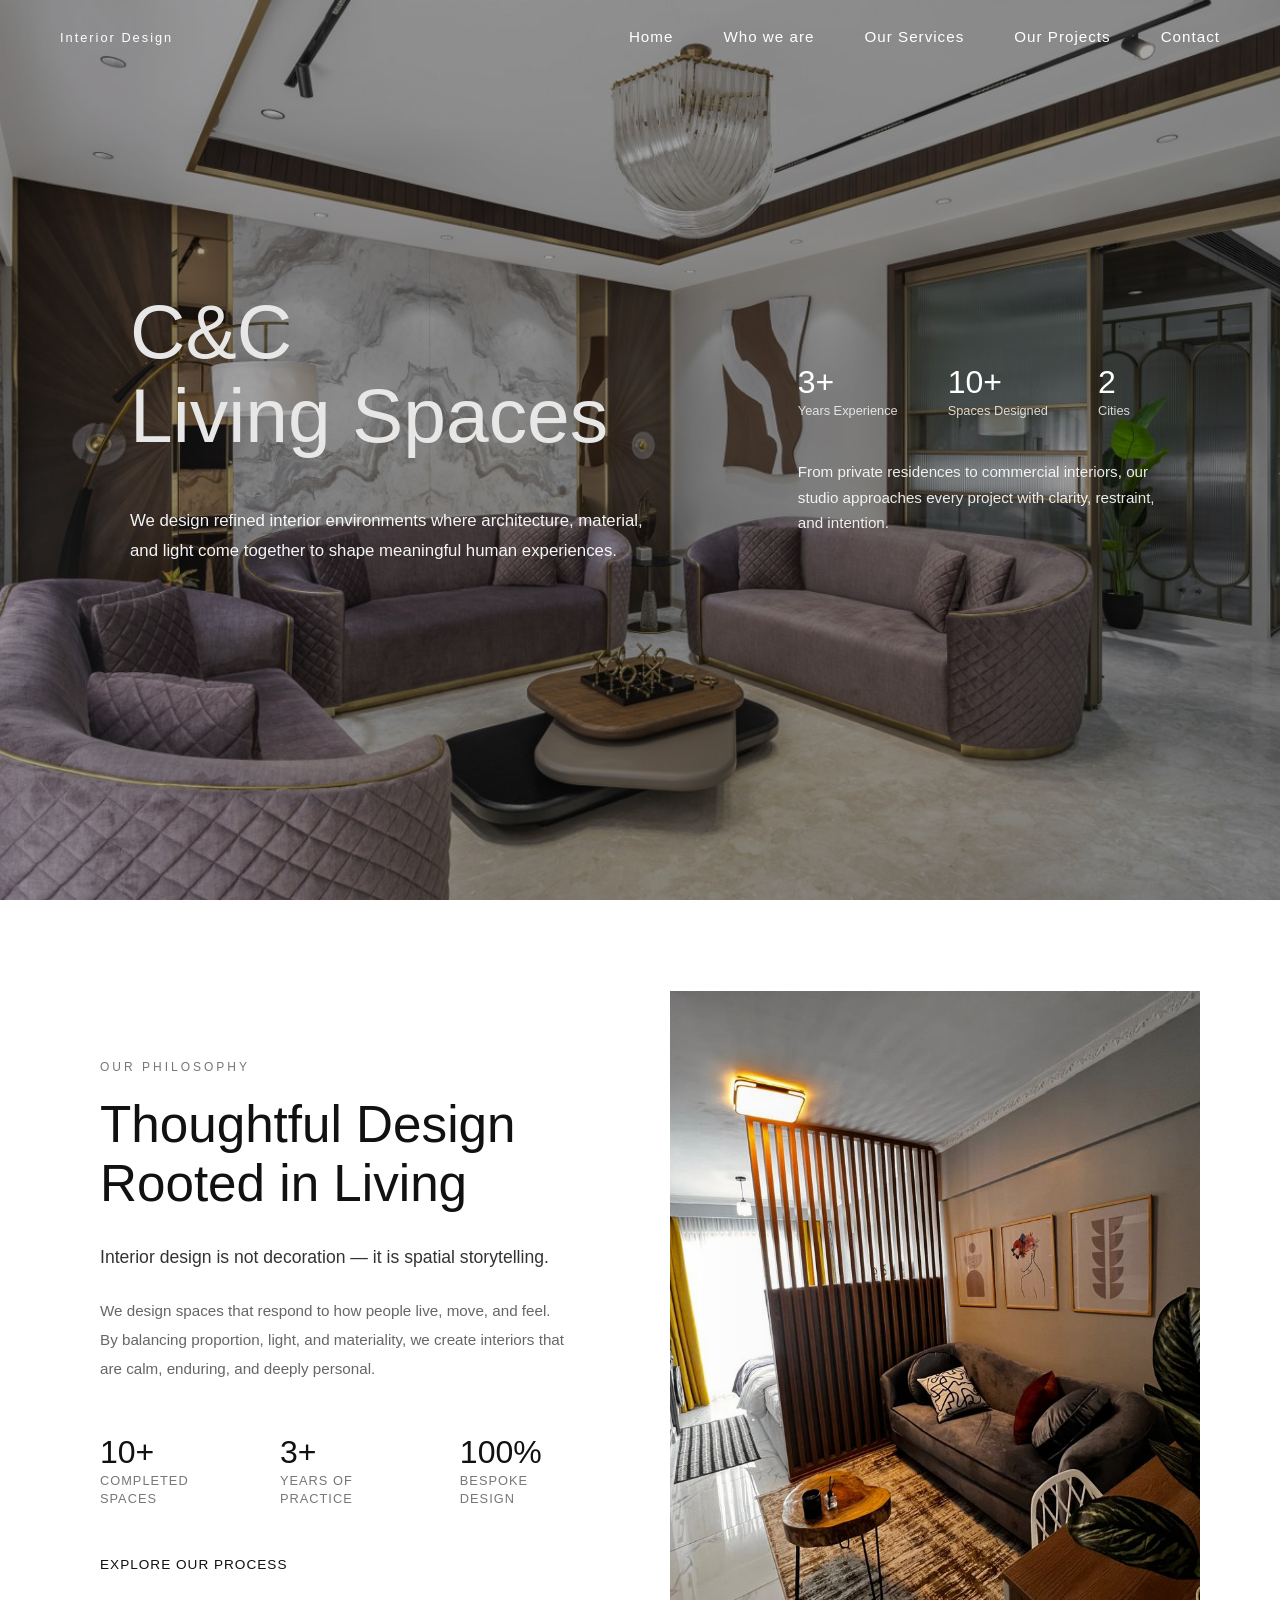
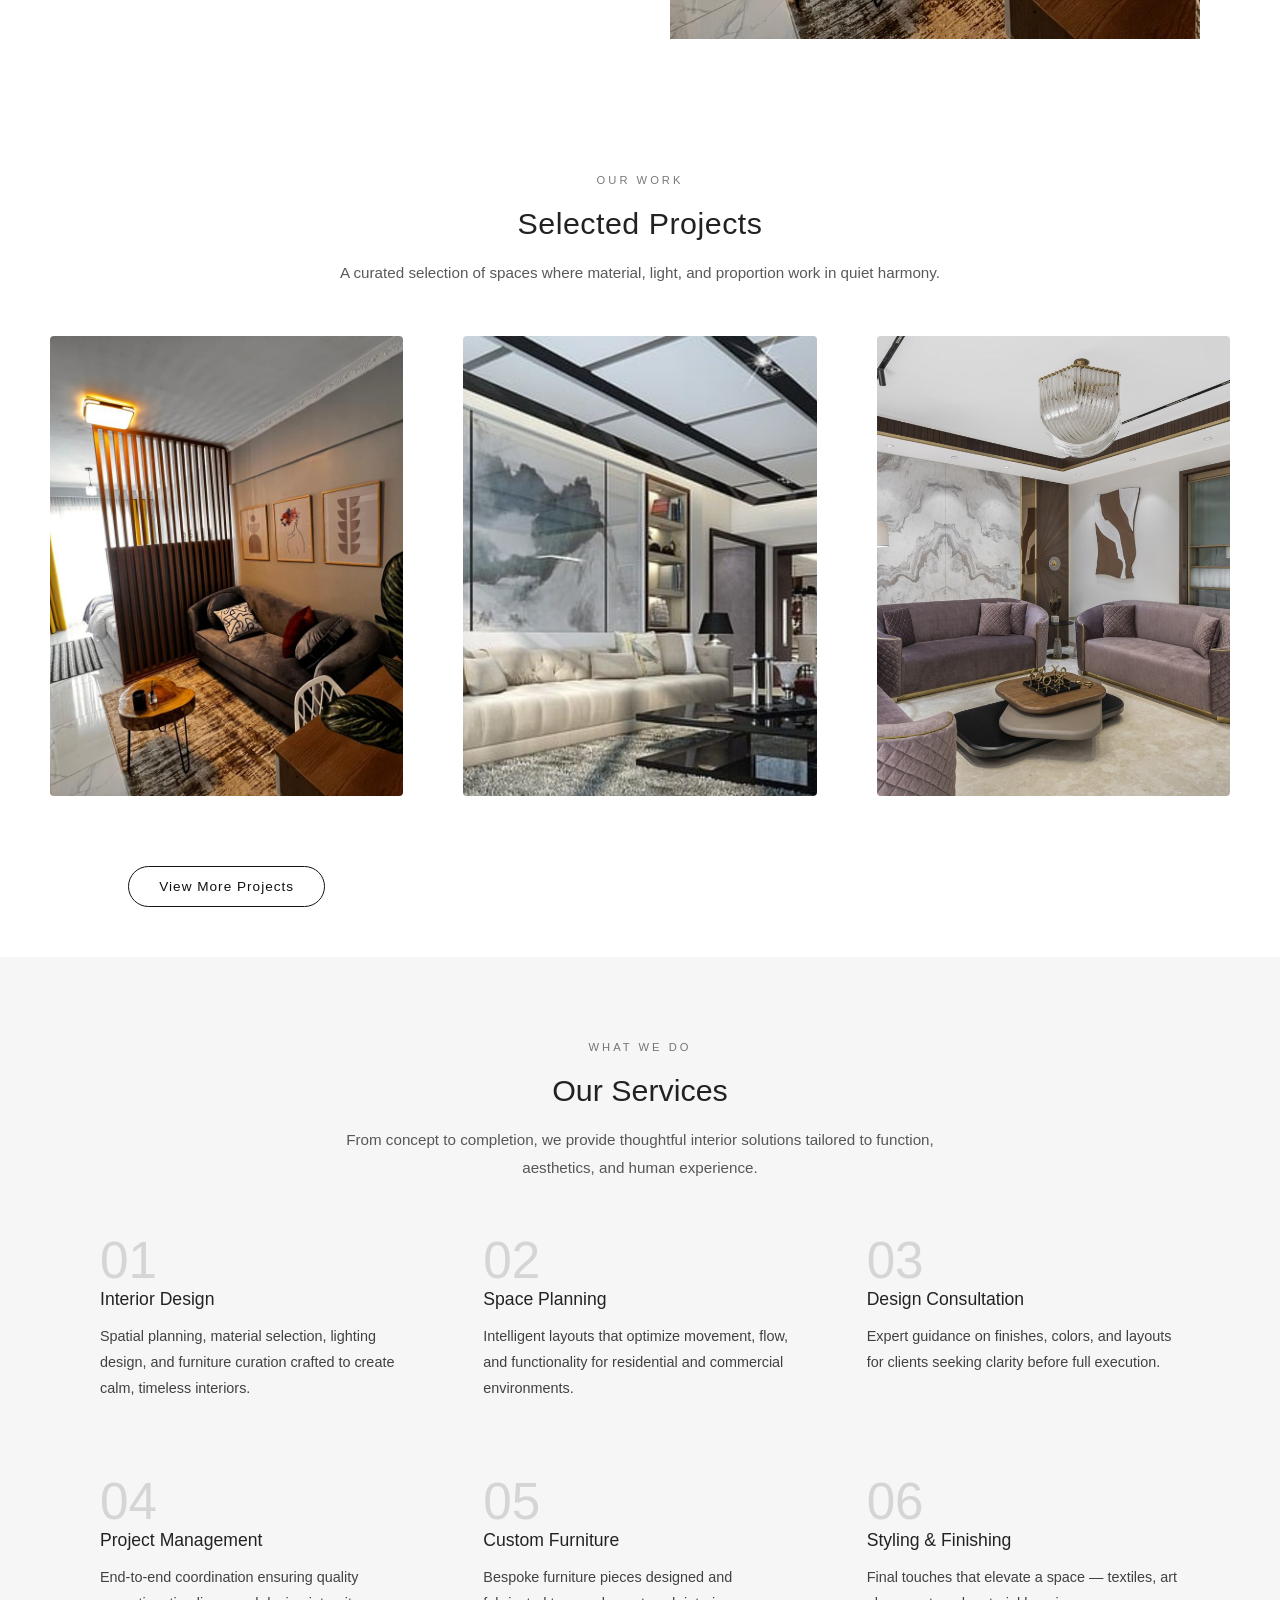
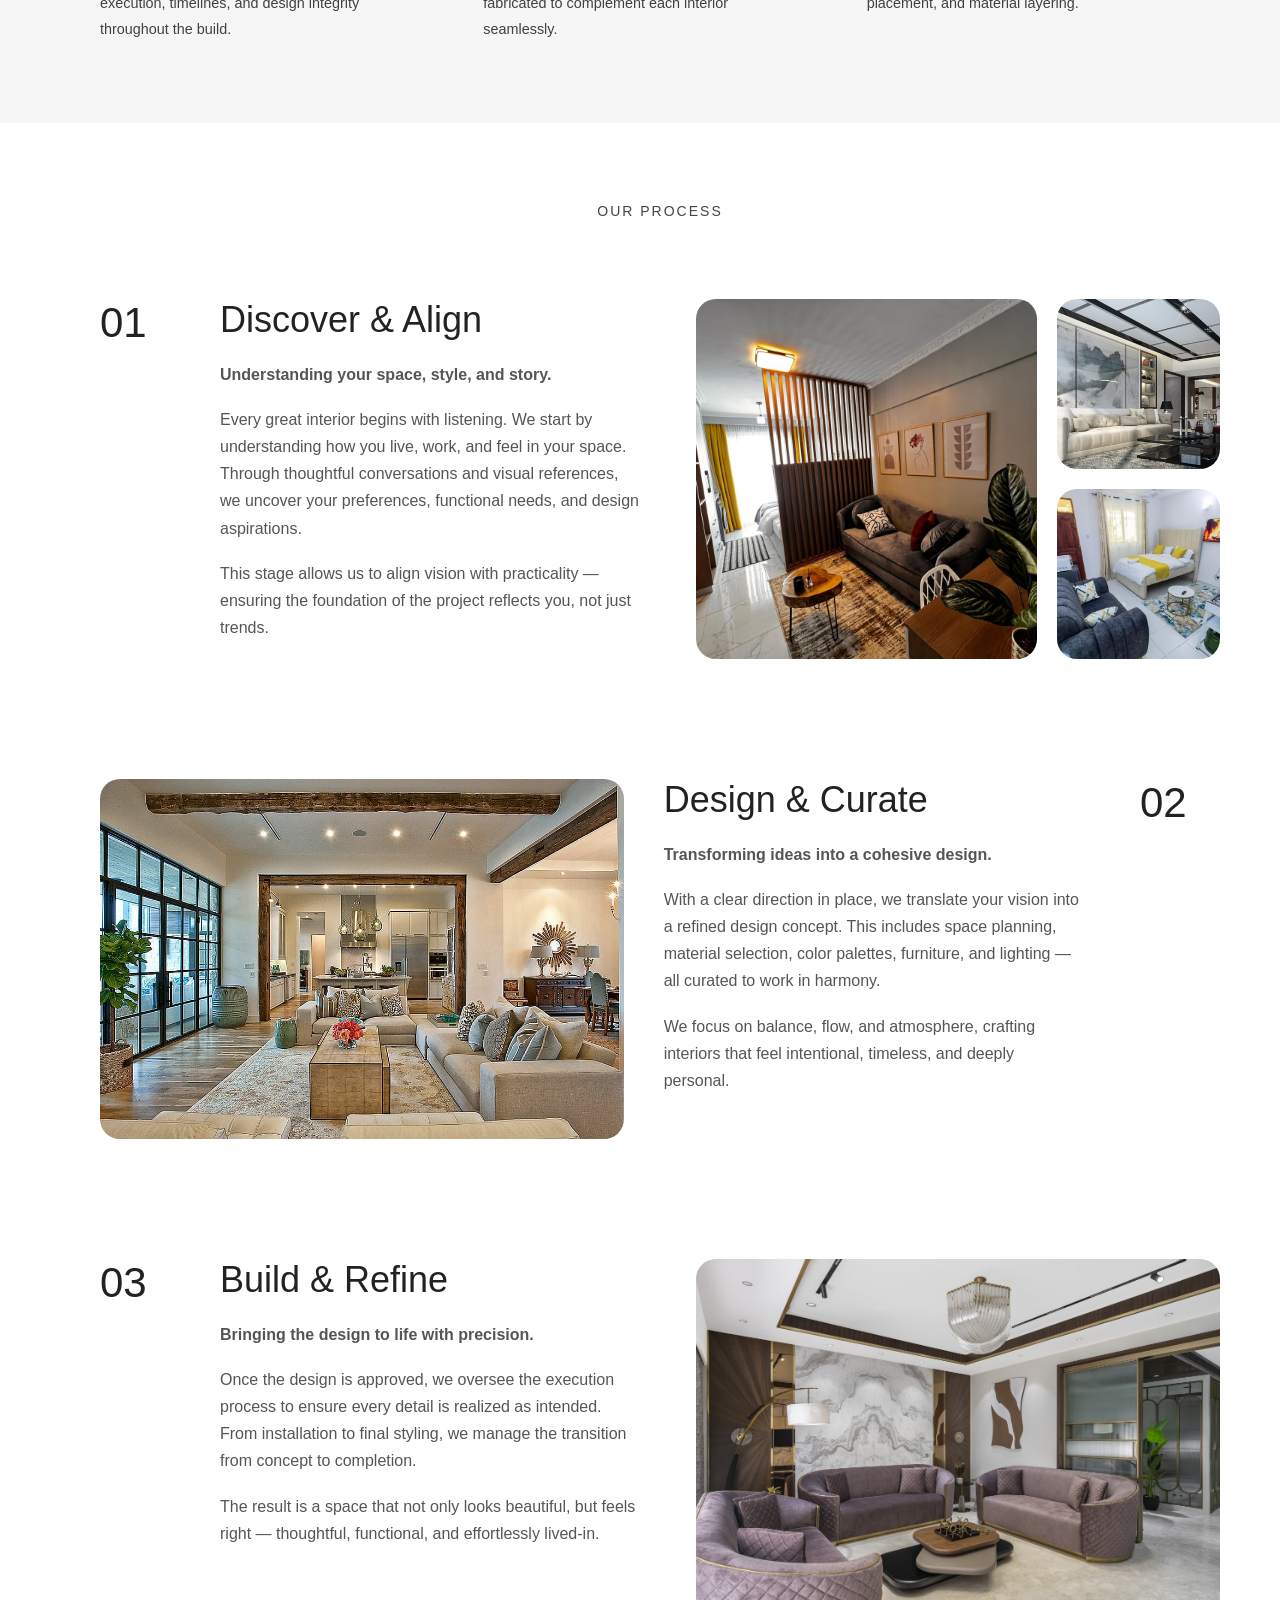
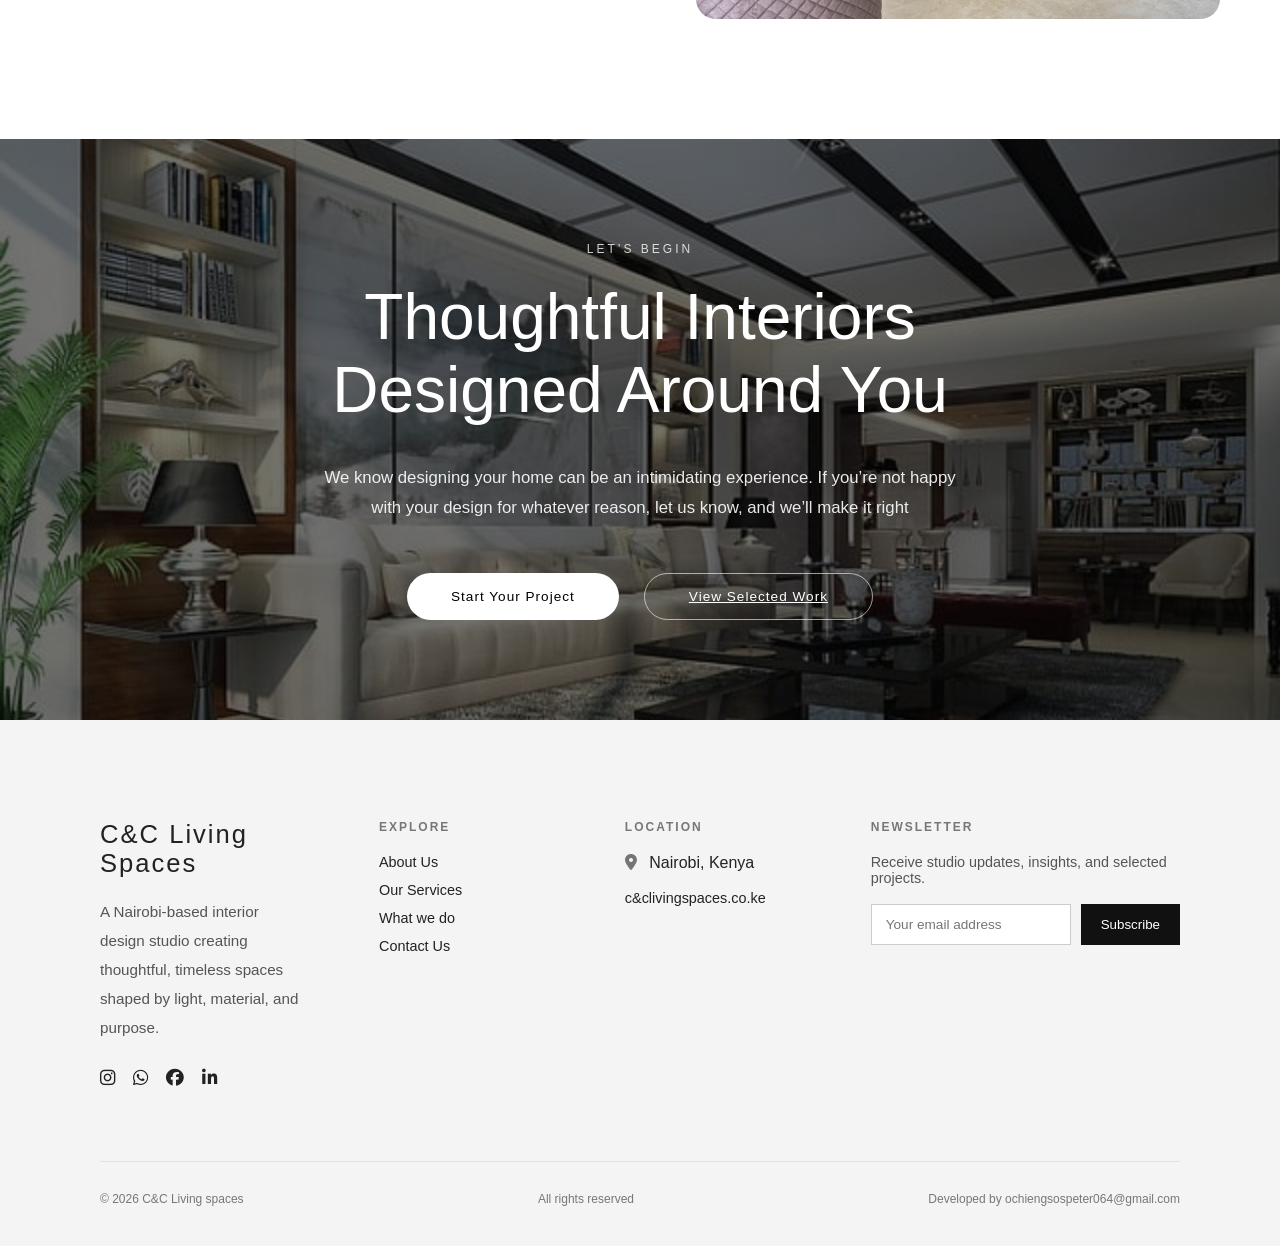
<file: index.html>
<!DOCTYPE html>
<html lang="en">
<head>
  <meta charset="UTF-8" />
  <title>C&C LIVING SPACES — Interior Design</title>
  <meta name="viewport" content="width=device-width, initial-scale=1.0" />

  <!-- Font Awesome -->
  <link
    rel="stylesheet"
    href="https://cdnjs.cloudflare.com/ajax/libs/font-awesome/6.4.0/css/all.min.css"
  />

  <link rel="stylesheet" href="Home.css" />
</head>
<body>

<header class="navbar" id="navbar">
  <div class="nav-container">
    <div class="logo">Interior Design</div>

    <div class="menu-toggle" id="menuToggle">
      <span></span>
      <span></span>
      <span></span>
    </div>

    <nav class="nav-links">
      <a href="#">Home</a>

      <div class="nav-item">
        <a href="About/about.html">Who we are</a>
        <div class="dropdown">
          <a href="#">Our Story</a>
          <a href="#">About Us</a>
        </div>
      </div>

      <div class="nav-item">
        <a href=Services page/services.html">Our Services</a>
        <div class="dropdown">
          <a href="#">Interior Design</a>
          <a href="#">Space Planning</a>
          <a href="#">Styling</a>
        </div>
      </div>

      <div class="nav-item">
        <a href="Projects/Projects.html">Our Projects</a>
        <div class="dropdown">
          <a href="#">Residential</a>
          <a href="#">Workplaces</a>
        </div>
      </div>
      <a href="Contact/contact.html">Contact</a>
    </nav>
  </div>
</header>

<!-- HERO -->
<section class="hero">
  <div class="hero-grid">

    <!-- LEFT CONTENT -->
    <div class="hero-left">

      <h1>
        C&C<br>
        Living Spaces
      </h1></br>

      <p class="hero-description">
        We design refined interior environments where architecture,
        material, and light come together to shape meaningful human experiences.
      </p>

    </div>

    <!-- RIGHT CONTENT -->
    <div class="hero-right">
      <div class="hero-meta">
        <div>
          <h3>3+</h3>
          <span>Years Experience</span>
        </div>

        <div>
          <h3>10+</h3>
          <span>Spaces Designed</span>
        </div>

        <div>
          <h3>2</h3>
          <span>Cities</span>
        </div>
      </div>

      <p class="hero-side-text">
        From private residences to commercial interiors,
        our studio approaches every project with clarity,
        restraint, and intention.
      </p>
    </div>

  </div>

</section>

<!-- INTRO -->
<section class="intro-section reveal">

  <div class="intro-text">
    <span class="intro-eyebrow">Our Philosophy</span>

    <h2>
      Thoughtful Design <br />
      Rooted in Living
    </h2>

    <p class="intro-lead">
      Interior design is not decoration — it is spatial storytelling.
    </p>

    <p class="intro-body">
      We design spaces that respond to how people live, move, and feel.
      By balancing proportion, light, and materiality, we create interiors
      that are calm, enduring, and deeply personal.
    </p>

    <!-- STATS -->
    <div class="intro-stats">
      <div class="stat">
        <h3>10+</h3>
        <span>Completed Spaces</span>
      </div>
      <div class="stat">
        <h3>3+</h3>
        <span>Years of Practice</span>
      </div>
      <div class="stat">
        <h3>100%</h3>
        <span>Bespoke Design</span>
      </div>
    </div>

    <a href="#process" class="intro-link">Explore our process</a>
  </div>

  <div class="intro-image reveal">
    <div class="image-overlay"></div>
  </div>

</section>

<!-- selected projects-->
  <section class="homeprojects" id="homeprojects">

  <!-- section header -->
  <div class="homeprojects-header">
    <span class="section-eyebrow">Our Work</span>
    <h2>Selected Projects</h2>
    <p class="section-intro">
      A curated selection of spaces where material, light, and proportion
      work in quiet harmony.
    </p>
  </div>

  <!-- projects -->
  <div class="homeprojects-grid">

    <article class="homeproject-card">
      <img src="Assets/project7.jpg" alt="Westlands Residence">

      <div class="homeproject-overlay">
        <span class="homeproject-index">01</span>

        <div class="homeproject-info">
          <h3>Westlands Residence</h3>
          <p class="homeproject-meta">Residential · Nairobi</p>
          <p class="homeproject-desc">
            A warm, minimal family home focused on daylight,
            natural textures, and spatial calm.
          </p>
        </div>

      </div>
    </article>

    <article class="homeproject-card">
      <img src="Assets/project4.jpg" alt="Studio Office">

      <div class="homeproject-overlay">
        <span class="homeproject-index">02</span>

        <div class="homeproject-info">
          <h3>Studio N Office</h3>
          <p class="homeproject-meta">Commercial · Kilimani</p>
          <p class="homeproject-desc">
            An adaptive workspace balancing collaboration,
            privacy, and architectural restraint.
          </p>
        </div>

      </div>
    </article>

    <article class="homeproject-card">
      <img src="Assets/project3.jpg" alt="Hotel Lobby">

      <div class="homeproject-overlay">
        <span class="homeproject-index">03</span>

        <div class="homeproject-info">
          <h3>Azure Boutique Hotel</h3>
          <p class="homeproject-meta">Hospitality · Coast</p>
          <p class="homeproject-desc">
            A sensory arrival space shaped by rhythm,
            shadow, and coastal influence.
          </p>
        </div>

      </div>
    </article>

     <a href="Projects/Projects.html" class="more-projects">
         View More Projects
      </a>

  </div>

</section>

<!-- services -->
<section class="services" id="services">

  <div class="services-header">
    <span class="section-eyebrow">What We Do</span>
    <h2>Our Services</h2>
    <p class="section-intro">
      From concept to completion, we provide thoughtful interior solutions
      tailored to function, aesthetics, and human experience.
    </p>
  </div>

  <div class="services-grid">

    <article class="service-card">
      <span class="service-index">01</span></br>

      <h3>Interior Design</h3>
      <p>
        Spatial planning, material selection, lighting design, and furniture
        curation crafted to create calm, timeless interiors.
      </p>
    </article>

    <article class="service-card">
      <span class="service-index">02</span></br>

      <h3>Space Planning</h3>
      <p>
        Intelligent layouts that optimize movement, flow, and functionality
        for residential and commercial environments.
      </p>
    </article>

    <article class="service-card">
      <span class="service-index">03</span></br>
      <h3>Design Consultation</h3>
      <p>
        Expert guidance on finishes, colors, and layouts for clients
        seeking clarity before full execution.
      </p>
    </article>

    <article class="service-card">
      <span class="service-index">04</span></br>
      <h3>Project Management</h3>
      <p>
        End-to-end coordination ensuring quality execution,
        timelines, and design integrity throughout the build.
      </p>
    </article>

    <article class="service-card">
      <span class="service-index">05</span></br>
      <h3>Custom Furniture</h3>
      <p>
        Bespoke furniture pieces designed and fabricated to
        complement each interior seamlessly.
      </p>
    </article>

    <article class="service-card">
      <span class="service-index">06</span></br>
      <h3>Styling & Finishing</h3>
      <p>
        Final touches that elevate a space — textiles,
        art placement, and material layering.
      </p>
    </article>

  </div>

</section>

<!-- PROCESS -->
<section class="our-process" id="process">

  <div class="process-title">
    <span>OUR PROCESS</span>
  </div>

  <!-- STEP 1 -->
  <div class="process-row">
    <div class="process-number">01</div>

    <div class="process-text">
      <h2>Discover & Align</h2>
      <p><b>Understanding your space, style, and story.</b></p><br>
      <p>
        Every great interior begins with listening. We start by understanding how you live, work, and feel in your space. Through thoughtful conversations and visual references, we uncover your preferences, functional needs, and design aspirations.
      </p><br>
      <p>This stage allows us to align vision with practicality — ensuring the foundation of the project reflects you, not just trends.</p>
    </div>

    <div class="process-media">
      <img src="Assets/project7.jpg" class="main-img" alt="">
      <div class="side-images">
        <img src="Assets/project4.jpg" alt="">
        <img src="Assets/project6.png" alt="">
      </div>
    </div>
  </div>

  <!-- STEP 2 -->
  <div class="process-row reverse">
    <div class="process-number">02</div>

    <div class="process-text">
      <h2>Design & Curate</h2>
      <p><b>Transforming ideas into a cohesive design.</b></p></br>
      <p>
        With a clear direction in place, we translate your vision into a refined design concept. This includes space planning, material selection, color palettes, furniture, and lighting — all curated to work in harmony.
      </p></br>
      <p>We focus on balance, flow, and atmosphere, crafting interiors that feel intentional, timeless, and deeply personal.</p>
    </div>

    <div class="process-media">
      <img src="Assets/project5.jpeg" class="single-img" alt="">
    </div>
  </div>

  <!-- STEP 3 -->
  <div class="process-row">
    <div class="process-number">03</div>

    <div class="process-text">
      <h2>Build & Refine</h2>
      <p><b>Bringing the design to life with precision.</b></p></br>
      <p>
        Once the design is approved, we oversee the execution process to ensure every detail is realized as intended. From installation to final styling, we manage the transition from concept to completion.
      </p></br>
      <p>The result is a space that not only looks beautiful, but feels right — thoughtful, functional, and effortlessly lived-in.</p>
    </div>

    <div class="process-media">
      <img src="Assets/project3.jpg" class="single-img" alt="">
    </div>
  </div>

</section>

<!-- CTA -->
<section class="cta-section">

  <div class="cta-overlay"></div>

  <div class="cta-inner fade-in">
    <span class="cta-eyebrow">Let’s Begin</span>

    <h2>
      Thoughtful Interiors<br>
      Designed Around You
    </h2>

    <p>
      We know designing your home can be an intimidating experience. If you’re not happy with your design for whatever reason, let us know, and we’ll make it right
    </p>

    <div class="cta-actions">
      <button class="cta-btn primary" id="openModal">
        Start Your Project
      </button>
      <a href="#homeprojects" class="cta-btn outline">
        View Selected Work
      </a>
    </div>
  </div>

</section>

<!-- MODAL -->
<div class="modal" id="contactModal">
  <div class="modal-content">

    <h3>Start a Project</h3>
    <p>Tell us about your space and vision.</p>

    <form>
      <input type="text" placeholder="Full Name" required />
      <input type="email" placeholder="Email Address" required />
      <textarea placeholder="Project details" rows="4"></textarea>
      <button type="submit" class="send-btn">Send Inquiry</button>
      <button type="button" class="close-modal">Close</button>
    </form>
  </div>
</div>

<!-- FOOTER -->
<footer class="footer fade-in">

  <div class="footer-grid">

    <!-- BRAND -->
    <div class="footer-brand">
      <h3>C&C Living Spaces</h3>
      <p>
        A Nairobi-based interior design studio creating thoughtful,
        timeless spaces shaped by light, material, and purpose.
      </p>

      <div class="footer-socials">
        <a href="#"><i class="fab fa-instagram"></i></a>
        <a href="#"><i class="fab fa-whatsapp"></i></a>
        <a href="#"><i class="fab fa-facebook"></i></a>
        <a href="#"><i class="fab fa-linkedin-in"></i></a>
      </div>
    </div>

    <!-- LINKS -->
    <div class="footer-links">
      <h4>Explore</h4>
      <a href="About/about.html">About Us</a>
      <a href="Services page/services.html">Our Services</a>
          <a href="Projects/Projects.html">What we do</a>
      <a href="Contact/contact.html">Contact Us</a>
    </div>

    <!-- CONTACT -->
    <div class="footer-contact">
      <h4>Location</h4>
      <p>
        <i class="fas fa-map-marker-alt"></i>
        Nairobi, Kenya
      </p></br>
      <p>
        <a href="mailto:cynthiamaina528@gmail.com">
          c&clivingspaces.co.ke
        </a>
      </p>
    </div>

    <!-- NEWSLETTER -->
    <div class="footer-newsletter">
      <h4>Newsletter</h4>
      <p>
        Receive studio updates, insights, and selected projects.
      </p>

      <form>
        <input type="email" placeholder="Your email address" required />
        <button type="submit">Subscribe</button>
      </form>
    </div>

  </div>

  <!-- BOTTOM -->
  <div class="footer-bottom">
    <span>© 2026 C&C Living spaces</span>
    <span>All rights reserved</span>
    <span>Developed by ochiengsospeter064@gmail.com</span>
  </div>

</footer>

<script src="Home.js"></script>
</body>
</html>
</file>
<file: Home.css>
* {
  margin: 0;
  padding: 0;
  box-sizing: border-box;
  font-family: "Helvetica Neue", sans-serif;
}

html, body {
  width: 100%;
  max-width: 100%;
  overflow-x: hidden;
  color: #222;
}

/* HEADER */
.navbar {
  position: fixed;
  top: 0;
  width: 100%;
  z-index: 999;
  background: transparent;
  transition: all 0.4s ease;
}

.nav-container {
  max-width: 1400px;
  margin: auto;
  padding: 28px 60px;
  display: flex;
  justify-content: space-between;
  align-items: center;
  transition: padding 0.4s ease;
}

/* LOGO */
.logo {
  font-size: 0.8rem;
  font-weight: 200;
  letter-spacing: 2px;
  color: #fff;
  transition: color 0.4s ease;
}

.menu-toggle {
  display: none;
  flex-direction: column;
  gap: 5px;
  cursor: pointer;
  z-index: 999;
}

.menu-toggle span {
  width: 26px;
  height: 2px;
  background: #fff;
  transition: all 0.3s ease;
}

/* Show hamburger on mobile */
@media (max-width: 768px) {
  .menu-toggle {
    display: flex;
  }
  header.shrink .menu-toggle span {
  background: #000000;
}
}

/* LINKS */
.nav-links {
  display: flex;
  gap: 50px;
}

.nav-links a {
  text-decoration: none;
  font-size: 0.95rem;
  letter-spacing: 1px;
  color: #fff;
  transition: color 0.3s ease;
}

/* DROPDOWN */
.nav-item {
  position: relative;
}

.dropdown {
  position: absolute;
  top: 140%;
  left: 0;
  background: #fcf8f8;
  padding: 16px 0;
  min-width: 200px;
  opacity: 0;
  visibility: hidden;
  border-radius: 8px;
  transform: translateY(10px);
  transition: all 0.3s ease;
  box-shadow: 0 10px 40px rgba(0,0,0,0.1);
}

.dropdown a {
  display: block;
  padding: 10px 20px;
  color: #181818;
  font-size: 0.85rem;
}

.dropdown a:hover {
  background: #f5f5f5;
}

.nav-item:hover .dropdown {
  opacity: 1;
  visibility: visible;
  transform: translateY(0);
}
.navbar.scrolled {
  background: #ffffff;
  box-shadow: 0 6px 25px rgba(0,0,0,0.08);
}
.navbar.scrolled .nav-container {
  padding: 18px 60px;
}
.navbar.scrolled .logo,
.navbar.scrolled .nav-links a {
  color: #111;
}

@media (max-width: 768px) {

  .nav-container {
    padding: 18px 24px;
  }

  .nav-links {
    position: fixed;
    top: 70px;
    left: 0;
    width: 100%;
    background: #fff;
    flex-direction: column;
    gap: 0;
    padding: 20px 0;
    transform: translateY(-120%);
    transition: transform 0.4s ease;
    z-index: 998;
  }

  .nav-links.active {
    transform: translateY(0);
  }

  .nav-links a {
    color: #111;
    padding: 16px 24px;
    width: 100%;
    display: block;
  }

  .nav-item {
    width: 100%;
  }

  .dropdown {
    position: static;
    box-shadow: none;
    background: transparent;
    padding: 0;
    opacity: 1;
    visibility: visible;
    transform: none;
    display: none;
  }

  .nav-item.active .dropdown {
    display: block;
  }

  .dropdown a {
    padding-left: 40px;
    font-size: 0.85rem;
    color: #444;
  }
}

/* HERO */
.hero {
  height: 100vh;
  width: 100%;
  background: url("../Assets/project3.jpg") center/cover no-repeat;
  position: relative;
  display: flex;
  align-items: center;
  padding: 0 80px;
}

.hero::after {
  content: "";
  position: absolute;
  inset: 0;
  background: rgba(0,0,0,0.35);
}

.hero-grid {
  position: relative;
  z-index: 2;
  width: 100%;
  display: grid;
  grid-template-columns: 1.3fr 1fr;
  gap: 80px;
  align-items: center;
}

/* LEFT */
.hero-left{
  padding-left: 50px;
}
.hero-left h1{
  font-size: clamp(3rem, 6vw, 5.0rem);
  font-weight: 300;
  line-height: 1.1;
  color: #e7e7e7;
}
.hero-left h2{
  font-size: clamp(1rem, 2vw, 2.5rem);
  font-weight: 200;
  line-height: 1.1;
  color: #e2e0e0;
}

.hero-eyebrow {
  display: inline-block;
  margin-bottom: 20px;
  font-size: 0.75rem;
  letter-spacing: 3px;
  text-transform: uppercase;
  color: #fff;
  opacity: 0.85;
}

.hero-description {
  margin: 30px 0 45px;
  max-width: 520px;
  font-size: 1.05rem;
  line-height: 1.8;
  color: #fff;
  opacity: 0.95;
}

.hero-actions {
  display: flex;
  align-items: center;
  gap: 30px;
}

/* RIGHT */
.hero-right {
  color: #fff;
  display: flex;
  flex-direction: column;
  gap: 40px;
  padding-left: 50px;
}

.hero-meta {
  display: flex;
  gap: 50px;
}

.hero-meta h3 {
  font-size: 2rem;
  font-weight: 300;
}

.hero-meta span {
  font-size: 0.8rem;
  opacity: 0.8;
}

.hero-side-text {
  max-width: 360px;
  font-size: 0.95rem;
  line-height: 1.7;
  opacity: 0.9;
}

/* SCROLL INDICATOR */
.scroll-indicator {
  position: absolute;
  bottom: 40px;
  left: 50%;
  transform: translateX(-50%);
  z-index: 2;
}

.scroll-indicator span {
  display: block;
  width: 1px;
  height: 40px;
  background: #fff;
  opacity: 0.7;
  animation: scrollPulse 1.8s infinite;
}

@keyframes scrollPulse {
  0% { height: 10px; opacity: 0.3; }
  50% { height: 40px; opacity: 0.8; }
  100% { height: 10px; opacity: 0.3; }
}

@media (max-width: 768px) {

  .hero {
    padding: 0 24px;
    height: auto;
    min-height: 100vh;
  }

  .hero-grid {
    grid-template-columns: 1fr;
    gap: 50px;
    padding-top: 120px;
  }

  .hero-left,
  .hero-right {
    padding-left: 0;
    text-align: center;
  }

  .hero-description {
    margin: 20px auto 35px;
  }

  .hero-meta {
    justify-content: center;
    gap: 30px;
  }

  .hero-side-text {
    margin: 0 auto;
  }
}

/* BUTTON */
.btn {
  padding: 14px 40px;
  border-radius: 30px;
  border: none;
  cursor: pointer;
}

.btn.outline {
  background: transparent;
  border: 1px solid #ffffff;
  color: #ffffff;
}

/* SECTIONS */
section {
  width: 100%;
}

/* INTRO SECTION */
.intro-section {
  width: 100%;
  min-height: 90vh;
  display: grid;
  grid-template-columns: 1.1fr 1fr;
  align-items: center;
  background: #fff;
  margin-top: 10px;
}

/* TEXT SIDE */
.intro-text {
  padding: 10px 100px;
  max-width: 720px;
}

.intro-eyebrow {
  display: inline-block;
  margin-bottom: 22px;
  font-size: 0.75rem;
  letter-spacing: 3px;
  text-transform: uppercase;
  color: #777;
}

.intro-text h2 {
  font-size: clamp(2.6rem, 4vw, 3.9rem);
  font-weight: 300;
  line-height: 1.15;
  margin-bottom: 28px;
  color: #111;
}

.intro-lead {
  font-size: 1.1rem;
  line-height: 1.8;
  margin-bottom: 24px;
  color: #333;
}

.intro-body {
  font-size: 0.95rem;
  line-height: 1.9;
  color: #666;
  max-width: 560px;
}

/* STATS */
.intro-stats {
  display: flex;
  gap: 50px;
  margin-top: 50px;
}

.stat h3 {
  font-size: 2rem;
  font-weight: 300;
  color: #111;
}

.stat span {
  font-size: 0.8rem;
  letter-spacing: 1px;
  text-transform: uppercase;
  color: #777;
}

/* LINK */
.intro-link {
  display: inline-block;
  margin-top: 50px;
  font-size: 0.85rem;
  letter-spacing: 1px;
  text-transform: uppercase;
  text-decoration: none;
  color: #111;
  position: relative;
}

.intro-link::after {
  content: "";
  position: absolute;
  left: 0;
  bottom: -6px;
  width: 100%;
  height: 1px;
  background: #111;
  transform: scaleX(0);
  transform-origin: left;
  transition: transform 0.4s ease;
}

.intro-link:hover::after {
  transform: scaleX(1);
}

/* IMAGE SIDE */
.intro-image {
  position: relative;
  height: 80%;
  margin-right: 80px;
  background: url("../Assets/project7.jpg") center/cover no-repeat;
}

.image-overlay {
  position: absolute;
  inset: 0;
  background: linear-gradient(
    to left,
    rgba(0,0,0,0.18),
    rgba(0,0,0,0.05),
    transparent
  );
}

/* SCROLL REVEAL */
.reveal {
  opacity: 0;
  transform: translateY(60px);
  transition: all 1s ease;
}

.reveal.active {
  opacity: 1;
  transform: translateY(0);
}

@media (max-width: 768px) {

  .intro-section {
    grid-template-columns: 1fr;
    min-height: auto;
  }

  .intro-text {
    padding: 80px 24px;
  }

  .intro-image {
    height: 50vh;
    margin: 0 24px 80px;
  }

  .intro-stats {
    flex-direction: column;
    gap: 24px;
  }
}

/* PROJECTS */
.homeprojects {
  padding: 50px 50px;
  background: #ffffff;
  width: 100%;
}

/* HEADER */
.homeprojects-header {
  max-width: 640px;
  margin: 0 auto 50px;
  text-align: center;
}

.homeprojects-header .section-eyebrow {
  font-size: 0.7rem;
  letter-spacing: 3px;
  text-transform: uppercase;
  opacity: 0.6;
}

.homeprojects-header h2 {
  margin: 18px 0;
  font-size: 1.9rem;
  font-weight: 300;
  letter-spacing: 0.5px;
}

.homeprojects-header .section-intro {
  font-size: 0.95rem;
  line-height: 1.8;
  opacity: 0.75;
}

/* GRID */
.homeprojects-grid {
  display: grid;
  grid-template-columns: repeat(3, 1fr);
  gap: 60px;
}

/* PROJECT CARD */
.homeproject-card {
  position: relative;
  height: 460px;
  overflow: hidden;
  border-radius: 4px;
  cursor: pointer;
  background: #000;
}

/* IMAGE */
.homeproject-card img {
  width: 100%;
  height: 100%;
  object-fit: cover;
  transition: transform 1s ease;
}

/* OVERLAY */
.homeproject-overlay {
  position: absolute;
  inset: 0;
  padding: 40px;
  display: flex;
  flex-direction: column;
  justify-content: space-between;
  background: linear-gradient(
    to top,
    rgba(0,0,0,0.7),
    rgba(0,0,0,0.2)
  );
  opacity: 0;
  transition: opacity 0.6s ease;
  color: #ffffff;
}

/* INDEX NUMBER */
.homeproject-index {
  font-size: 3.5rem;
  font-weight: 200;
  opacity: 0.3;
}

/* PROJECT INFO */
.homeproject-info h3 {
  font-size: 1.25rem;
  font-weight: 300;
  margin-bottom: 6px;
}

.homeproject-meta {
  font-size: 0.75rem;
  letter-spacing: 1px;
  opacity: 0.8;
  margin-bottom: 12px;
}

.homeproject-desc {
  font-size: 0.85rem;
  line-height: 1.7;
  max-width: 300px;
  opacity: 0.9;
}

/* BUTTON */
.homeproject-btn {
  align-self: flex-start;
  background: transparent;
  border: 1px solid #ffffff;
  color: #ffffff;
  padding: 10px 28px;
  border-radius: 30px;
  font-size: 0.75rem;
  letter-spacing: 1px;
  cursor: pointer;
  transition: all 0.4s ease;
}

.homeproject-btn:hover {
  background: #ffffff;
  color: #000000;
}

/* HOVER EFFECTS */
.homeproject-card:hover img {
  transform: scale(1.15);
}

.homeproject-card:hover .homeproject-overlay {
  opacity: 1;
}

/* SCROLL ANIMATION STATES */
.homeproject-card.hidden {
  opacity: 0;
  transform: translateY(60px);
}

.homeproject-card.reveal {
  opacity: 1;
  transform: translateY(0);
  transition: all 0.9s ease;
}

.more-projects {
  display: inline-block;
  margin: 10px auto 0;
  padding: 12px 30px;
  border: 1px solid #111;
  color: #111;
  text-decoration: none;
  font-size: 0.85rem;
  letter-spacing: 1px;
  border-radius: 30px;
  transition: all 0.4s ease;
}

/* RESPONSIVE */
@media (max-width: 1100px) {
  .homeprojects {
    padding: 120px 40px;
  }

  .homeprojects-grid {
    grid-template-columns: 1fr;
    gap: 70px;
  }

  .homeproject-card {
    height: 420px;
  }

  .homeproject-overlay {
    padding: 30px;
  }
}

/* SERVICES */
.services {
  padding: 80px 100px;
  background: #f6f6f6;
  width: 100%;
}

/* HEADER */
.services-header {
  max-width: 640px;
  margin: 0 auto 50px;
  text-align: center;
}

.services-header .section-eyebrow {
  font-size: 0.7rem;
  letter-spacing: 3px;
  text-transform: uppercase;
  opacity: 0.6;
}

.services-header h2 {
  margin: 18px 0;
  font-size: 1.9rem;
  font-weight: 300;
}

.services-header .section-intro {
  font-size: 0.95rem;
  line-height: 1.8;
  opacity: 0.75;
}

/* GRID */
.services-grid {
  display: grid;
  grid-template-columns: repeat(3, 1fr);
  gap: 70px;
}

/* SERVICE CARD */
.service-card {
  position: relative;
  padding-top: 40px;
  cursor: default;
  transition: transform 0.5s ease;
}

/* INDEX */
.service-index {
  position: absolute;
  top: 0;
  left: 0;
  font-size: 3.2rem;
  font-weight: 200;
  opacity: 0.15;
}

/* CONTENT */
.service-card h3 {
  font-size: 1.1rem;
  font-weight: 400;
  margin-bottom: 14px;
}

.service-card p {
  font-size: 0.9rem;
  line-height: 1.8;
  opacity: 0.85;
  max-width: 320px;
}

/* HOVER */
.service-card:hover {
  transform: translateY(-8px);
}

/* SCROLL ANIMATION */
.service-card.hidden {
  opacity: 0;
  transform: translateY(40px);
}

.service-card.reveal {
  opacity: 1;
  transform: translateY(0);
  transition: all 0.8s ease;
}

/* RESPONSIVE */
@media (max-width: 1000px) {
  .services {
    padding: 120px 40px;
  }

  .services-grid {
    grid-template-columns: 1fr;
    gap: 60px;
  }
}

/* PROCESS */
.our-process {
  max-width: 1200px;
  margin: 0 auto;
  padding: 80px 20px 0 60px;
}

.process-title {
  text-align: center;
  margin-bottom: 80px;
  letter-spacing: 2px;
  font-size: 14px;
  color: #444;
}

.process-row {
  display: grid;
  grid-template-columns: 80px 1fr 1.2fr;
  gap: 40px;
  align-items: start;
  margin-bottom: 120px;
}

.process-row.reverse {
  grid-template-columns: 80px 1fr 1.2fr;
  direction: rtl;
}

.process-row.reverse > * {
  direction: ltr;
}

.process-number {
  font-size: 42px;
  font-weight: 300;
  color: #222;
}

.process-text h2 {
  font-size: 36px;
  font-weight: 400;
  margin-bottom: 20px;
}

.process-text p {
  max-width: 420px;
  line-height: 1.7;
  color: #555;
}

.process-media {
  display: flex;
  gap: 20px;
}

.main-img {
  width: 65%;
  height: 360px;
  object-fit: cover;
  border-radius: 20px;
}

.side-images {
  width: 35%;
  display: flex;
  flex-direction: column;
  gap: 20px;
}

.side-images img,
.single-img {
  width: 100%;
  height: 170px;
  object-fit: cover;
  border-radius: 20px;
}

.single-img {
  height: 360px;
}

@media (max-width: 768px) {

  .our-process {
    padding: 80px 24px;
  }

  .process-row {
    grid-template-columns: 1fr;
    gap: 30px;
  }

  .process-text h2 {
    font-size: 1.8rem;
  }

  .process-text p {
    max-width: 100%;
  }

  .process-media {
    flex-direction: column;
  }

  .main-img,
  .single-img {
    height: 240px;
  }

  .side-images {
    flex-direction: row;
  }

  .side-images img {
    height: 120px;
  }
}

/* CTA */
.cta-section {
  position: relative;
  padding: 100px 80px;
  background: url("../Assets/project4.jpg") center/cover no-repeat;
  color: #fff;
  overflow: hidden;
}

/* OVERLAY */
.cta-overlay {
  position: absolute;
  inset: 0;
  background: rgba(0,0,0,0.55);
}

/* INNER */
.cta-inner {
  position: relative;
  z-index: 2;
  max-width: 900px;
  margin: 0 auto;
  text-align: center;
}

/* EYEBROW */
.cta-eyebrow {
  font-size: 0.75rem;
  letter-spacing: 3px;
  text-transform: uppercase;
  opacity: 0.8;
  margin-bottom: 25px;
  display: inline-block;
}

/* TITLE */
.cta-section h2 {
  font-size: clamp(2.8rem, 5vw, 4rem);
  font-weight: 300;
  line-height: 1.15;
  margin-bottom: 35px;
}

/* TEXT */
.cta-section p {
  max-width: 650px;
  margin: 0 auto 50px;
  font-size: 1.05rem;
  line-height: 1.8;
  opacity: 0.9;
}

/* ACTIONS */
.cta-actions {
  display: flex;
  justify-content: center;
  gap: 25px;
}

/* BUTTONS */
.cta-btn {
  padding: 15px 44px;
  border-radius: 40px;
  font-size: 0.85rem;
  letter-spacing: 1px;
  cursor: pointer;
  border: none;
  transition: all 0.35s ease;
}

.cta-btn.primary {
  background: #fff;
  color: #000;
}

.cta-btn.primary:hover {
  transform: translateY(-3px);
  opacity: 0.9;
}

.cta-btn.outline {
  background: transparent;
  border: 1px solid rgba(255,255,255,0.6);
  color: #fff;
}

.cta-btn.outline:hover {
  background: rgba(255,255,255,0.1);
}

/* MODAL */
.modal {
  position: fixed;
  inset: 0;
  background: rgba(0,0,0,0.65);
  display: none;
  align-items: center;
  justify-content: center;
  z-index: 2000;
}

.modal.active {
  display: flex;
}

.modal-content {
  background: #fff;
  padding: 50px;
  width: 420px;
  position: relative;
}

.modal-content h3 {
  font-weight: 300;
  margin-bottom: 10px;
}

.modal-content p {
  font-size: 0.9rem;
  margin-bottom: 25px;
}

.modal-content input,
.modal-content textarea {
  width: 100%;
  padding: 12px;
  margin-bottom: 14px;
  border: 1px solid #ccc;
}

.modal-content button {
  width: 100%;
  padding: 14px;
  background: #111;
  color: #fff;
  border: none;
  cursor: pointer;
}
.send-btn {
  width: 100%;
  padding: 14px;
  background: #111;
  color: #fff;
  border: none;
  cursor: pointer;
  margin-top: 10px;
}

.send-btn:hover {
  opacity: 0.6;
}

.close-modal {
  width: 100%;
  margin-top: 14px;
  background: none;
  border: none;
  font-size: 0.85rem;
  letter-spacing: 1px;
  text-transform: uppercase;
  color: #777;
  cursor: pointer;
  transition: opacity 0.3s ease;
}

.close-modal:hover {
  opacity: 0.6;
}

@media (max-width: 768px) {

  .cta-section {
    padding: 100px 24px;
  }

  .cta-actions {
    flex-direction: column;
  }

  .cta-btn {
    width: 100%;
  }
}

/* FOOTER */
.footer {
  background: #f4f4f4;
  padding: 100px 100px 40px;
  color: #222;
}

/* GRID */
.footer-grid {
  width: 100%;
  max-width: 100%;
  display: grid;
  grid-template-columns: 1.2fr 1fr 1fr 1.2fr;
  gap: 80px;
  padding-bottom: 60px;
}

/* HEADINGS */
.footer h3 {
  font-size: 1.6rem;
  font-weight: 300;
  letter-spacing: 2px;
  margin-bottom: 20px;
}

.footer h4 {
  font-size: 0.75rem;
  letter-spacing: 2px;
  text-transform: uppercase;
  margin-bottom: 20px;
  color: #777;
}

/* BRAND */
.footer-brand p {
  font-size: 0.95rem;
  line-height: 1.9;
  color: #555;
  max-width: 380px;
}

/* LINKS */
.footer a {
  display: block;
  font-size: 0.9rem;
  color: #222;
  text-decoration: none;
  margin-bottom: 12px;
  transition: opacity 0.3s ease;
}

.footer a:hover {
  opacity: 0.6;
}

/* SOCIALS */
.footer-socials {
  display: flex;
  gap: 18px;
  margin-top: 25px;
}

.footer-socials a {
  font-size: 1.1rem;
  transition: transform 0.3s ease, opacity 0.3s ease;
}

.footer-socials a:hover {
  transform: translateY(-3px);
  opacity: 0.7;
}

/* CONTACT */
.footer-contact i {
  margin-right: 8px;
  opacity: 0.6;
}

/* NEWSLETTER */
.footer-newsletter p {
  font-size: 0.9rem;
  color: #555;
  margin-bottom: 18px;
}

.footer-newsletter form {
  display: flex;
  gap: 10px;
}

.footer-newsletter input {
  flex: 1;
  padding: 12px 14px;
  border: 1px solid #ccc;
  font-size: 0.85rem;
}

.footer-newsletter button {
  padding: 12px 20px;
  background: #111;
  color: #fff;
  border: none;
  cursor: pointer;
}

/* BOTTOM */
.footer-bottom {
  display: flex;
  justify-content: space-between;
  padding-top: 30px;
  border-top: 1px solid rgba(0,0,0,0.08);
  font-size: 0.75rem;
  color: #777;
}

@media (max-width: 768px) {

  .footer {
    padding: 80px 24px 40px;
  }

  .footer-grid {
    grid-template-columns: 1fr;
    gap: 50px;
  }

  .footer-newsletter form {
    flex-direction: column;
  }

  .footer-newsletter button {
    width: 100%;
  }
}
</file>
